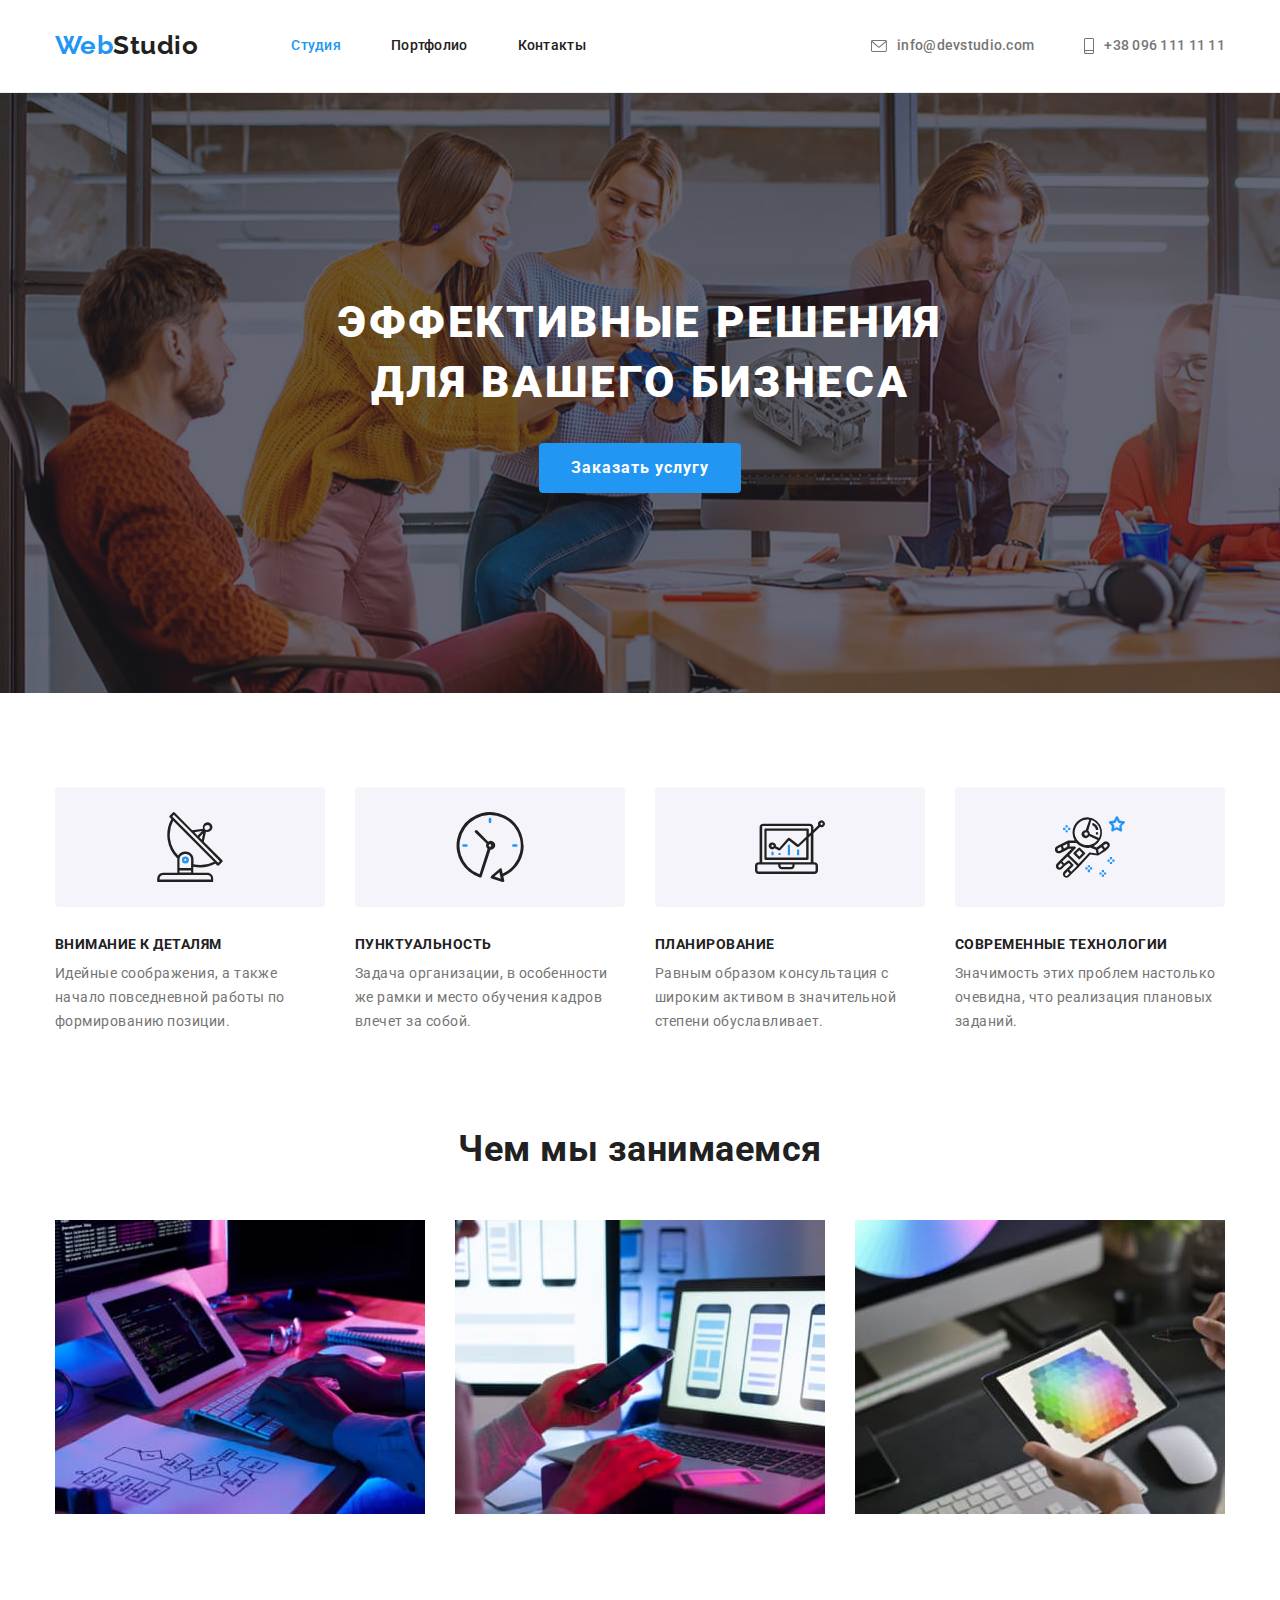
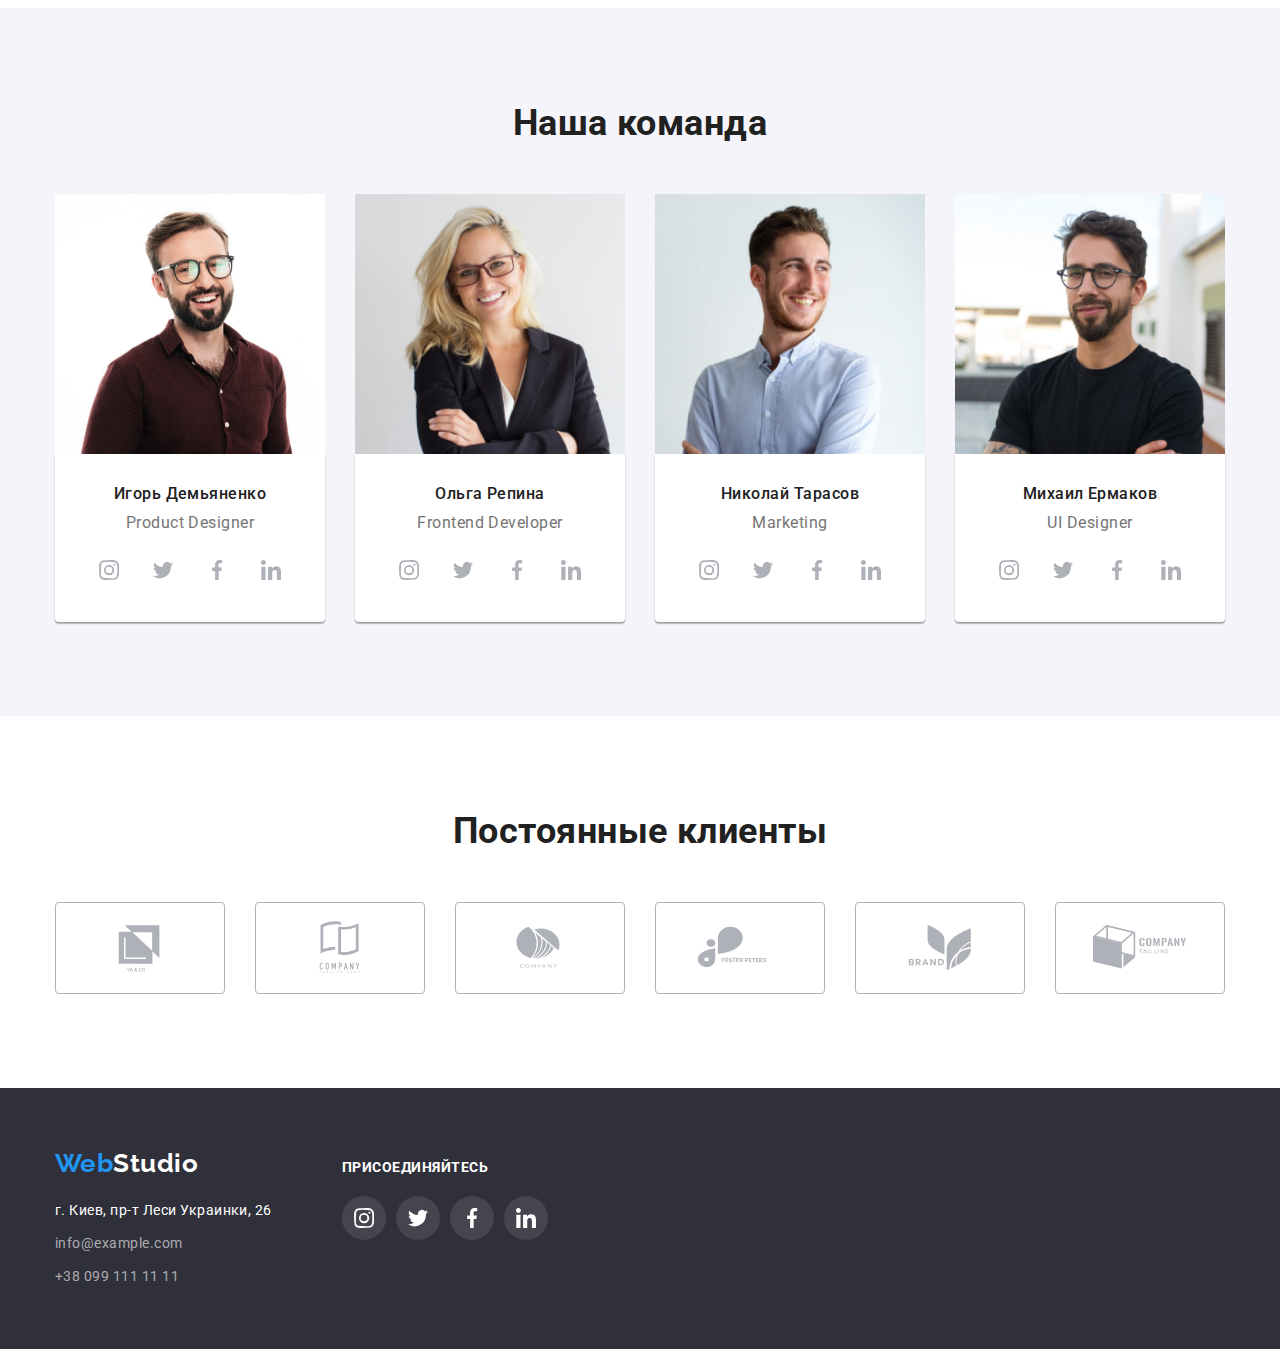
<file: index.html>
<!DOCTYPE html>
<html lang="ru">

<head>
    <meta charset="UTF-8">
    <meta http-equiv="X-UA-Compatible" content="IE=edge">
    <meta name="viewport" content="width=device-width, initial-scale=1.0">
    <title>Студия</title>
    <link
        href="https://fonts.googleapis.com/css2?family=Raleway:wght@700&family=Roboto:wght@400;500;700;900&display=swap"
        rel="stylesheet">
    <link rel="stylesheet"
        href="https://cdnjs.cloudflare.com/ajax/libs/modern-normalize/1.0.0/modern-normalize.min.css">
    <link rel="stylesheet" href="./css/styles.css">
</head>

<body>
    <header class="header">
        <div class="container page-header">
            <nav class="site-nav">
                <a href="./index.html" class="header-logo link"><span class="web">Web</span>Studio</a>
                <ul class="list nav">
                    <li>
                        <a href="" class="link current">Студия</a>
                    </li>
                    <li class="plink">
                        <a href="./portfolio.html" class="link">Портфолио</a>
                    </li>
                    <li>
                        <a href="" class="link">Контакты</a>
                    </li>
                </ul>
            </nav>
            <ul class="list auth-nav">
                <li>
                    <a href="mailto:info@devstudio.com" class="link svg-p">
                        <svg class="envelope" width="16" height="12">
                            <use href="./images/icons.svg#icon-envelope"></use>
                        </svg>
                        <p>info@devstudio.com</p>
                    </a>
                </li>
                <li>
                    <a href="tel:+380961111111" class="link tlink svg-p">
                        <svg class="smartphone" width="10" height="16">
                            <use href="./images/icons.svg#icon-smartphone"></use>
                        </svg>
                        <p class="tel">+38 096 111 11 11</p>
                    </a>
                </li>
            </ul>
        </div>
    </header>

    <main>
        <section class="hero">
            <div class="container">
                <h1 class="hero-title">Эффективные решения для вашего бизнеса</h1>
                <button type="button" class="hero-button">Заказать услугу</button>
            </div>
        </section>
        <section class="quality">
            <div class="container">
                <h2 class="hidden">Качества нашей команды</h2>
                <ul class="list quality-items">
                    <li class="item">
                        <div class="box">
                            <svg class="icon-box" width="70" height="70">
                                <use href="./images/icons.svg#icon-antenna"></use>
                            </svg>
                        </div>
                        <h3 class="quality-title">Внимание к деталям</h3>
                        <p class="quality-text">Идейные соображения, а также начало повседневной работы по формированию
                            позиции.
                        </p>
                    </li>
                    <li class="item">
                        <div class="box">
                            <svg class="icon-box" width="70" height="70">
                                <use href="./images/icons.svg#icon-clock"></use>
                            </svg>
                        </div>
                        <h3 class="quality-title">Пунктуальность</h3>
                        <p class="quality-text">Задача организации, в особенности же рамки и место обучения кадров
                            влечет за
                            собой.</p>
                    </li>
                    <li class="item">
                        <div class="box">
                            <svg class="icon-box" width="70" height="70">
                                <use href="./images/icons.svg#icon-diagram"></use>
                            </svg>
                        </div>
                        <h3 class="quality-title">Планирование</h3>
                        <p class="quality-text">Равным образом консультация с широким активом в значительной степени
                            обуславливает.</p>
                    </li>
                    <li class="item">
                        <div class="box">
                            <svg class="icon-box" width="70" height="70">
                                <use href="./images/icons.svg#icon-astronaut"></use>
                            </svg>
                        </div>
                        <h3 class="quality-title">Современные технологии</h3>
                        <p class="quality-text">Значимость этих проблем настолько очевидна, что реализация плановых
                            заданий.
                        </p>
                    </li>
                </ul>
            </div>
        </section>
        <section class="work">
            <div class="container">
                <h2 class="title">Чем мы занимаемся</h2>
                <ul class="list work-items">
                    <li class="item">
                        <img src="./images/box1.jpg" alt="Рабочее место разработчика проекта" width="370" height="294">
                    </li>
                    <li class="item">
                        <img src="./images/box2.jpg" alt="Рабочее место проектного менеджера" width="370" height="294">
                    </li>
                    <li class="item">
                        <img src="./images/box3.jpg" alt="Рабочее место дизайнера" width="370" height="294">
                    </li>
                </ul>
            </div>
        </section>
        <section class="team">
            <div class="container">
                <h2 class="title">Наша команда</h2>
                <ul class="list team-items">
                    <li class="item">
                        <img src="./images/img1.jpg" alt="Игорь Демьяненко" width="270" height="260">
                        <div class="sign">
                            <h3 class="team-title">Игорь Демьяненко</h3>
                            <p lang="en" class="team-text">Product Designer</p>
                            <ul class="list social-networks">
                                <li class="social">
                                    <a href="" class="social-link">
                                        <svg class="network" width="20" height="20">
                                            <use href="./images/icons.svg#icon-instagram-g"></use>
                                        </svg>
                                    </a>
                                </li>
                                <li class="social">
                                    <a href="" class="social-link">
                                        <svg class="network" width="20" height="20">
                                            <use href="./images/icons.svg#icon-twitter-g"></use>
                                        </svg>
                                    </a>
                                </li>
                                <li class="social">
                                    <a href="" class="social-link">
                                        <svg class="network" width="20" height="20">
                                            <use href="./images/icons.svg#icon-facebook-g"></use>
                                        </svg>
                                    </a>
                                </li>
                                <li class="social">
                                    <a href="" class="social-link">
                                        <svg class="network" width="20" height="20">
                                            <use href="./images/icons.svg#icon-linkedin-g"></use>
                                        </svg>
                                    </a>
                                </li>
                            </ul>
                        </div>
                    </li>
                    <li class="item">
                        <img src="./images/img2.jpg" alt="Ольга Репина" width="270" height="260">
                        <div class="sign">
                            <h3 class="team-title">Ольга Репина</h3>
                            <p lang="en" class="team-text">Frontend Developer</p>
                            <ul class="list social-networks">
                                <li class="social">
                                    <a href="" class="social-link">
                                        <svg class="network" width="20" height="20">
                                            <use href="./images/icons.svg#icon-instagram-g"></use>
                                        </svg>
                                    </a>
                                </li>
                                <li class="social">
                                    <a href="" class="social-link">
                                        <svg class="network" width="20" height="20">
                                            <use href="./images/icons.svg#icon-twitter-g"></use>
                                        </svg>
                                    </a>
                                </li>
                                <li class="social">
                                    <a href="" class="social-link">
                                        <svg class="network" width="20" height="20">
                                            <use href="./images/icons.svg#icon-facebook-g"></use>
                                        </svg>
                                    </a>
                                </li>
                                <li class="social">
                                    <a href="" class="social-link">
                                        <svg class="network" width="20" height="20">
                                            <use href="./images/icons.svg#icon-linkedin-g"></use>
                                        </svg>
                                    </a>
                                </li>
                            </ul>
                        </div>
                    </li>
                    <li class="item">
                        <img src="./images/img3.jpg" alt="Николай Тарасов" width="270" height="260">
                        <div class="sign">
                            <h3 class="team-title">Николай Тарасов</h3>
                            <p lang="en" class="team-text">Marketing</p>
                            <ul class="list social-networks">
                                <li class="social">
                                    <a href="" class="social-link">
                                        <svg class="network" width="20" height="20">
                                            <use href="./images/icons.svg#icon-instagram-g"></use>
                                        </svg>
                                    </a>
                                </li>
                                <li class="social">
                                    <a href="" class="social-link">
                                        <svg class="network" width="20" height="20">
                                            <use href="./images/icons.svg#icon-twitter-g"></use>
                                        </svg>
                                    </a>
                                </li>
                                <li class="social">
                                    <a href="" class="social-link">
                                        <svg class="network" width="20" height="20">
                                            <use href="./images/icons.svg#icon-facebook-g"></use>
                                        </svg>
                                    </a>
                                </li>
                                <li class="social">
                                    <a href="" class="social-link">
                                        <svg class="network" width="20" height="20">
                                            <use href="./images/icons.svg#icon-linkedin-g"></use>
                                        </svg>
                                    </a>
                                </li>
                            </ul>
                        </div>
                    </li>
                    <li class="item">
                        <img src="./images/img4.jpg" alt="Михаил Ермаков" width="270" height="260">
                        <div class="sign">
                            <h3 class="team-title">Михаил Ермаков</h3>
                            <p lang="en" class="team-text">UI Designer</p>
                            <ul class="list social-networks">
                                <li class="social">
                                    <a href="" class="social-link">
                                        <svg class="network" width="20" height="20">
                                            <use href="./images/icons.svg#icon-instagram-g"></use>
                                        </svg>
                                    </a>
                                </li>
                                <li class="social">
                                    <a href="" class="social-link">
                                        <svg class="network" width="20" height="20">
                                            <use href="./images/icons.svg#icon-twitter-g"></use>
                                        </svg>
                                    </a>
                                </li>
                                <li class="social">
                                    <a href="" class="social-link">
                                        <svg class="network" width="20" height="20">
                                            <use href="./images/icons.svg#icon-facebook-g"></use>
                                        </svg>
                                    </a>
                                </li>
                                <li class="social">
                                    <a href="" class="social-link">
                                        <svg class="network" width="20" height="20">
                                            <use href="./images/icons.svg#icon-linkedin-g"></use>
                                        </svg>
                                    </a>
                                </li>
                            </ul>
                        </div>
                    </li>
                </ul>
            </div>
        </section>
        <section class="clients">
            <div class="container">
                <h2 class="title">Постоянные клиенты</h2>
                <ul class="list company">
                    <li class="company-logo">
                        <a href="" class="company-link">
                            <svg class="company-item" width="106" height="60">
                                <use href="./images/icons.svg#icon-yaco"></use>
                            </svg>
                        </a>
                    </li>

                    <li class="company-logo">
                        <a href="" class="company-link">
                            <svg class="company-item" width="106" height="60">
                                <use href="./images/icons.svg#icon-tagline-here"></use>
                            </svg>
                        </a>
                    </li>

                    <li class="company-logo">
                        <a href="" class="company-link">
                            <svg class="company-item" width="106" height="60">
                                <use href="./images/icons.svg#icon-company"></use>
                            </svg>
                        </a>
                    </li>

                    <li class="company-logo">
                        <a href="" class="company-link">
                            <svg class="company-item" width="106" height="60">
                                <use href="./images/icons.svg#icon-foster-peters"></use>
                            </svg>
                        </a>
                    </li>

                    <li class="company-logo">
                        <a href="" class="company-link">
                            <svg class="company-item" width="106" height="60">
                                <use href="./images/icons.svg#icon-brand"></use>
                            </svg>
                        </a>
                    </li>

                    <li class="company-logo">
                        <a href="" class="company-link">
                            <svg class="company-item" width="106" height="60">
                                <use href="./images/icons.svg#icon-tag-line"></use>
                            </svg>
                        </a>
                    </li>
                </ul>
            </div>
        </section>
    </main>

    <footer class="footer">
        <div class="container page-footer">
            <div class="footer-item">
                <a href="./index.html" class="footer-logo link"><span class="web">Web</span>Studio</a>
                <address class="address">
                    г. Киев, пр-т Леси Украинки, 26 <br />
                    <a href="mailto:info@example.com" class="footer-link link">info@example.com</a><br />
                    <a href="tel:+380991111111" class="footer-link link">+38 099 111 11 11</a>
                </address>
            </div>
        
            <div class="footer-item second">
                <h3 class="footer-title">Присоединяйтесь</h3>
                <ul class="list footer-networks">
                    <li class="footer-social">
                        <a href="" class="footer-social-link">
                            <svg class="footer-network" width="20" height="20">
                                <use href="./images/icons.svg#icon-instagram-g"></use>
                            </svg>
                        </a>
                    </li>
                    <li class="footer-social">
                        <a href="" class="footer-social-link">
                            <svg class="footer-network" width="20" height="20">
                                <use href="./images/icons.svg#icon-twitter-g"></use>
                            </svg>
                        </a>
                    </li>
                    <li class="footer-social">
                        <a href="" class="footer-social-link">
                            <svg class="footer-network" width="20" height="20">
                                <use href="./images/icons.svg#icon-facebook-g"></use>
                            </svg>
                        </a>
                    </li>
                    <li class="footer-social">
                        <a href="" class="footer-social-link">
                            <svg class="footer-network" width="20" height="20">
                                <use href="./images/icons.svg#icon-linkedin-g"></use>
                            </svg>
                        </a>
                    </li>
                </ul>
            </div>
        </div>
    </footer>
</body>

</html>
</file>
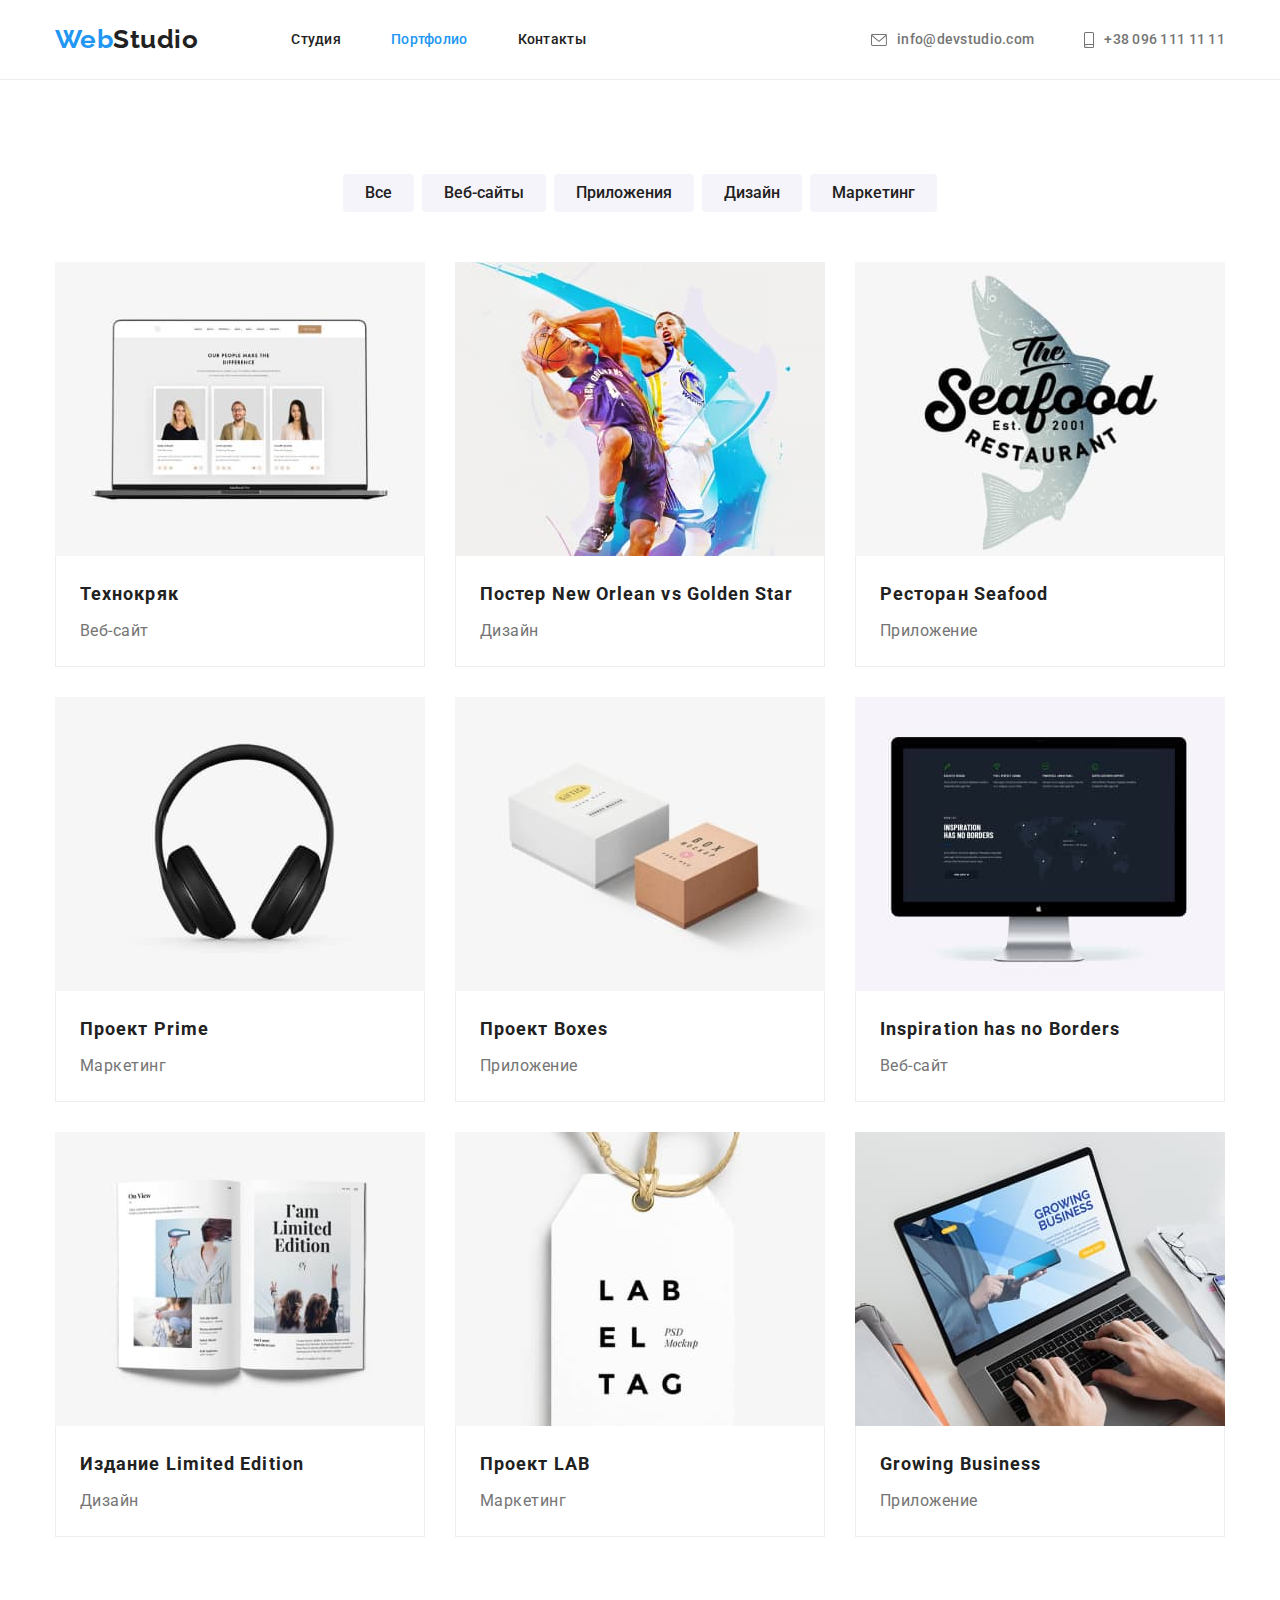
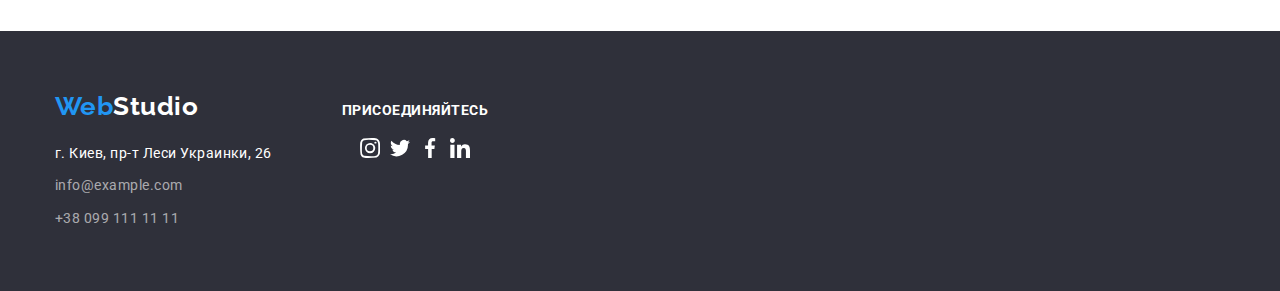
<file: portfolio.html>
<!DOCTYPE html>
<html lang="ru">

<head>
  <meta charset="UTF-8">
  <meta http-equiv="X-UA-Compatible" content="IE=edge">
  <meta name="viewport" content="width=device-width, initial-scale=1.0">
  <title>Портфолио</title>
  <link href="https://fonts.googleapis.com/css2?family=Raleway:wght@700&family=Roboto:wght@400;500;700;900&display=swap"
    rel="stylesheet">
  <link rel="stylesheet" href="https://cdnjs.cloudflare.com/ajax/libs/modern-normalize/1.0.0/modern-normalize.min.css">
  <link rel="stylesheet" href="./css/styles.css">
</head>

<body>
  <header class="header">
    <div class="container page-header">
      <nav class="site-nav">
        <a href="./index.html" class="header-logo link"><span class="web">Web</span>Studio</a>
        <ul class="list nav">
          <li>
            <a href="./index.html" class="link">Студия</a>
          </li>
          <li class="plink">
            <a href="" class="link current">Портфолио</a>
          </li>
          <li>
            <a href="" class="link">Контакты</a>
          </li>
        </ul>
      </nav>
      <ul class="list auth-nav">
                <li>
                    <a href="mailto:info@devstudio.com" class="link svg-p">
                        <svg class="envelope" width="16" height="12">
                            <use href="./images/icons.svg#icon-envelope"></use>
                        </svg>
                        <p class="mail">info@devstudio.com</p>
                    </a>
                </li>
                <li>
                    <a href="tel:+380961111111" class="link tlink svg-p">
                        <svg class="smartphone" width="10" height="16">
                            <use href="./images/icons.svg#icon-smartphone"></use>
                        </svg>
                        <p class="tel">+38 096 111 11 11</p>
                    </a>
                </li>
       </ul>
    </div>
  </header>

  <main>
      <h1 class="hidden">Наши проекты</h1>
      <section class="projects">
        <div class="container">
          <ul class="list projects-items">
            <li class="item">
              <button type="button" class="projects-button">Все</button>
            </li>
            <li class="item">
              <button type="button" class="projects-button">Веб-сайты</button>
            </li>
            <li class="item">
              <button type="button" class="projects-button">Приложения</button>
            </li>
            <li class="item">
              <button type="button" class="projects-button">Дизайн</button>
            </li>
            <li class="item">
              <button type="button" class="projects-button">Маркетинг</button>
            </li>
          </ul>
          <ul class="list projects-cards">
            <li class="card">
              <img src="./images/img5.jpg" alt="ноутбук с сайтом выбора резюме" width="370" height="294">
              <div class="card-border">
                <h2 class="projects-title">Технокряк</h2>
                <p class="projects-text">Веб-сайт</p>
              </div>
            </li>
            <li class="card">
              <img src="./images/img6.jpg" alt="баскетболисты" width="370" height="294">
              <div class="card-border">
                <h2 class="projects-title">Постер New Orlean vs Golden Star</h2>
                <p class="projects-text">Дизайн</p>
              </div>
            </li>
            <li class="card">
              <img src="./images/img7.jpg" alt="логотип ресторана" width="370" height="294">
              <div class="card-border">
                <h2 class="projects-title">Ресторан Seafood</h2>
                <p class="projects-text">Приложение</p>
              </div>
            </li>
            <li class="card">
              <img src="./images/img8.jpg" alt="беспроводные наушники" width="370" height="294">
              <div class="card-border">
                <h2 class="projects-title">Проект Prime</h2>
                <p class="projects-text">Маркетинг</p>
              </div>
            </li>
            <li class="card">
              <img src="./images/img9.jpg" alt="две коробки" width="370" height="294">
              <div class="card-border">
                <h2 class="projects-title">Проект Boxes</h2>
                <p class="projects-text">Приложение</p>
              </div>
            </li>
            <li class="card">
              <img src="./images/img10.jpg" alt="монитор" width="370" height="294">
              <div class="card-border">
                <h2 class="projects-title">Inspiration has no Borders</h2>
                <p class="projects-text">Веб-сайт</p>
              </div>
            </li>
            <li class="card">
              <img src="./images/img11.jpg" alt="открытая книга" width="370" height="294">
              <div class="card-border">
                <h2 class="projects-title">Издание Limited Edition</h2>
                <p class="projects-text">Дизайн</p>
              </div>
            </li>
            <li class="card">
              <img src="./images/img12.jpg" alt="бирка" width="370" height="294">
              <div class="card-border">
                <h2 class="projects-title">Проект LAB</h2>
                <p class="projects-text">Маркетинг</p>
              </div>
            </li>
            <li class="card">
              <img src="./images/img13.jpg" alt="мужчина работает за ноутбуком" width="370" height="294">
              <div class="card-border">
                <h2 class="projects-title">Growing Business</h2>
                <p class="projects-text">Приложение</p>
              </div>
            </li>
          </ul>
        </div>
      </section>
   
  </main>

  <footer class="footer">
    <div class="container page-footer">
      <div class="footer-item">
        <a href="./index.html" class="footer-logo link"><span class="web">Web</span>Studio</a>
        <address class="address">
          г. Киев, пр-т Леси Украинки, 26 <br />
          <a href="mailto:info@example.com" class="footer-link link">info@example.com</a><br />
          <a href="tel:+380991111111" class="footer-link link">+38 099 111 11 11</a>
        </address>
      </div>
  
      <div class="footer-item second">
        <h3 class="footer-title">Присоединяйтесь</h3>
        <ul class="list footer-networks">
          <li class="footer-social">
            <svg class="footer-network" width="20" height="20">
              <use href="./images/icons.svg#icon-instagram-g"></use>
            </svg>
          </li>
          <li class="footer-social">
            <svg class="footer-network" width="20" height="20">
              <use href="./images/icons.svg#icon-twitter-g"></use>
            </svg>
          </li>
          <li class="footer-social">
            <svg class="footer-network" width="20" height="20">
              <use href="./images/icons.svg#icon-facebook-g"></use>
            </svg>
          </li>
          <li class="footer-social">
            <svg class="footer-network" width="20" height="20">
              <use href="./images/icons.svg#icon-linkedin-g"></use>
            </svg>
          </li>
        </ul>
      </div>
    </div>
  </footer>
</body>

</html>
</file>
<file: css/styles.css>
/* основной цвет текста #212121; */
/* вторичный цвет текста #757575; */
/* цвет акцента #2196F3; */
/* Белый #FFFFFF; */
/* Черный для лого #000000; */
/* Белый с прозрачностью rgba(255, 255, 255, 0.6); */

/* цвет фона в хедере #FFFFFF; */
/* цвет фона героя и футера #2F303A; */
/* цвет фона главный #E5E5E5; */
/* цвет фона вторичный #F5F4FA; */

:root {
  --primary-text-color: #212121;
  --secondary-text-color: #757575;
  --accent-text-color: #2196f3;
  --white-text-color: #ffffff;
  --logo-text-color: #000000;
  --white06-text-color: rgba(255, 255, 255, 0.6);
  --bgc-hero-footer: #2f303a;
  --card-gap: 30px;
}

body {
  background-color: var(--white-text-color);
  color: var(--secondary-text-color);

  font-family: Roboto, sans-serif;
  letter-spacing: 0.03em;
}

.list {
  list-style: none;
  margin: 0;
  padding: 0;
}

.link {
  text-decoration: none;
}

.hidden {
  display: none;
}

.container {
  margin-left: auto;
  margin-right: auto;
  padding-left: 15px;
  padding-right: 15px;
  width: 1200px;
}

/* ---------------Header--------------- */
/* ---------------Logo--------------- */
.header{
  padding-top: 24px;
  padding-bottom: 24px;

  border-bottom: 1px solid #ECECEC;
}

.header-logo {
  margin-right: 93px;

  color: var(--logo-text-color);

  font-family: Raleway, sans-serif;
  font-style: normal;
  font-weight: 700;
  font-size: 26px;
  line-height: 1.2;
}

.web {
  color: var(--accent-text-color);
}

/* ---------------Site-nav--------------- */
.site-nav .link {
  color: var(--primary-text-color);
}

.site-nav .link.current {
  color: var(--accent-text-color);
}

.site-nav .link:hover,
.site-nav .link:focus,
.auth-nav .link:hover,
.auth-nav .link:focus {
  color: var(--accent-text-color);
}

.nav {
  display: flex;
}

.plink {
  margin-right: 50px;
  margin-left: 50px;
}

.site-nav {
  display: flex;
  align-items: center;
}

.page-header {
  display: flex;
  justify-content: space-between;
  align-items: center;
}

/* ---------------Auth-nav--------------- */
.auth-nav {
  display: flex;
  justify-content: center;
  align-items: center;
}

.tlink {
  margin-left: 50px;
}

.auth-nav .link {
  color: inherit;
}

.nav,
.auth-nav {
  font-style: normal;
  font-weight: 500;
  font-size: 14px;
  line-height: 1.14;
  letter-spacing: 0.02em;
}

.svg-p {
  display: flex;
  justify-content: center;
  align-items: center;
}

.mail,
.tel {
  margin: 0;
}

.envelope {
  margin-right: 10px;

  fill: var(--secondary-text-color);
}

.svg-p:hover .envelope,
.svg-p:focus .envelope{
  fill: var(--accent-text-color);
}

.smartphone {
  margin-right: 10px;

  fill: var(--secondary-text-color);
}

.svg-p:hover .smartphone,
.svg-p:focus .smartphone {
  fill: var(--accent-text-color);
}


/* ---------------Hero--------------- */
.hero {
  margin: 0 auto;
  padding-top: 200px;
  padding-bottom: 200px;
  max-width: 1600px;

  background-image: linear-gradient(to right, 
                    rgba(47, 48, 58, 0.4), 
                    rgba(47, 48, 58, 0.4)),
                    url('../images/hero.svg')
  
}

.hero-title {
  margin: 0 auto 30px auto;
  width: 696px;

  color: var(--white-text-color);

  text-align: center;
  font-style: normal;
  font-weight: 900;
  font-size: 44px;
  line-height: 1.36;
  text-align: center;
  letter-spacing: 0.06em;
  text-transform: uppercase;
}

.hero-button {
  margin: 0 auto;
  padding: 10px 32px;
  border-radius: 4px;
  border: 0;

  color: var(--white-text-color);
  background-color: var(--accent-text-color);

  cursor: pointer;

  font-family: Roboto, sans-serif;
  font-style: normal;
  font-weight: 700;
  font-size: 16px;
  line-height: 1.87;
  display: flex;
  align-items: center;
  text-align: center;
  letter-spacing: 0.06em;
}

/* ---------------Quality--------------- */

.quality-title {
  margin-top: 0;
  margin-bottom: 10px;

  color: var(--primary-text-color);

  font-style: normal;
  font-weight: 700;
  font-size: 14px;
  line-height: 1.14;
  text-transform: uppercase;
}

.quality-text {
  margin-top: 0;
  margin-bottom: 0;

  font-size: 14px;
  line-height: 1.7;
}

.quality {
  padding-top: 94px;
  padding-bottom: 94px;
}

.quality-items {
  display: flex;
}

.quality-items > .item{
  width: 270px;
}

.quality-items .item + .item {
  margin-left: 30px;
}

.box{
  display: flex;
  justify-content: center;
  align-items: center;
  margin-bottom: 30px;
  width: 270px;
  height: 120px;

  background-color: #F5F4FA;
  border-radius: 4px;
}

/* ---------------Work--------------- */
.title {
  margin-top: 0;
  margin-bottom: 50px;

  color: var(--primary-text-color);

  font-style: normal;
  font-weight: 700;
  font-size: 36px;
  line-height: 1.17;
  text-align: center;
}

.work{
  padding-bottom: 94px;
}

.work-items {
  display: flex;
}

.work-items .item+.item {
  margin-left: 30px;
}

/* ---------------Team--------------- */
.team {
  padding-top: 94px;
  padding-bottom: 94px;

  background-color: #F5F4FA;
}

.sign{
  padding-top: 30px;
  padding-bottom: 30px;

  background-color: #fff;
  border-radius: 0px 0px 4px 4px;
  box-shadow: 0px 1px 3px rgba(0, 0, 0, 0.12),
              0px 1px 1px rgba(0, 0, 0, 0.14),
              0px 2px 1px rgba(0, 0, 0, 0.2);
}

.team-title {
  margin-top: 0;
  margin-bottom: 10px;

  color: var(--primary-text-color);

  font-style: normal;
  font-weight: 500;
  font-size: 16px;
  line-height: 1.19;
  text-align: center;
}

.team-text {
  margin-top: 0;
  margin-bottom: 0px;

  font-size: 16px;
  line-height: 1.19;
  text-align: center;
}

.team-items {
  display: flex;
}

.team-items .item + .item {
  margin-left: 30px;
}


.social-networks{
  display: flex;
  justify-content: center;
  align-items: center;
  margin-left: auto;
  margin-right: auto;
  margin-top: 16px;
}

.social-link{
  display: flex;
  justify-content: center;
  align-items: center;
  width: 44px;
  height: 44px;

  background-color: var(--white-text-color);
  border-radius: 50%;
}

.network{
  margin: 12px;

  fill: #AFB1B8;
}

.social-link:hover,
.social-link:focus{
background-color: var(--accent-text-color);
}

.social-link:hover .network,
.social-link:focus .network {
  fill: #fff;
}

.social-networks > .social:not(:first-child) {
  margin-left: 10px;
}

/* ---------------Clients--------------- */
.clients{
  padding-top: 94px;
  padding-bottom: 94px;
}
.company{
  display: flex;
  margin-right: calc(-1 * var(--card-gap)); 
}

.company .company-link{
  display: flex;
  justify-content: center;
  align-items: center;
  width: 170px;
  height: 92px;
  flex-basis: calc(100% / 6 - var(--card-gap));
  margin-right: var(--card-gap);

  border: 1px solid #AFB1B8;
  border-radius: 4px;
}

.company-item{
  fill: #afb1b8;
}

.company-link:hover,
.company-link:focus {
  border: 1px solid #2196F3;
}

.company-link:hover .company-item,
.company-link:focus .company-item {
  fill: var(--accent-text-color);
}

/* ---------------Footer--------------- */
.footer {
  padding-top: 60px;
  padding-bottom: 60px;

  background-color: var(--bgc-hero-footer);
}

.footer-logo:hover,
.footer-logo:focus {
  color: var(--accent-text-color);
}

.address {

  color: var(--white-text-color);

  font-style: normal;
  font-weight: 400;
  font-size: 14px;
  line-height: 1.7;
}

.footer-logo {
  display: inline-block;
  margin-bottom: 20px;

  color: var(--white-text-color);

  font-family: Raleway, sans-serif;
  font-style: normal;
  font-weight: 700;
  font-size: 26px;
  line-height: 1.2;
}

.footer-link {
  display: inline-block;
  margin-top: 9px;
  margin-bottom: 0;
}

.address .footer-link {
  color: var(--white06-text-color);
}

.footer-link:hover,
.footer-link:focus {
  color: var(--accent-text-color);
}
.page-footer{
  display: flex;

}

.second{
  padding-top: 12px;
  padding-bottom: 40px;
}

.footer-title{
  margin: 0;
  margin-bottom: 20px;

  color: #FFFFFF;

  font-style: normal;
  font-weight: 700;
  font-size: 14px;
  line-height: 1.14;
  text-transform: uppercase;
}

.footer-item + .footer-item{
  margin-left: 70px;
}

.footer-networks{
  display: flex;
  justify-content: center;
  align-items: center;
  margin-left: auto;
  margin-right: auto;
}

.footer-social + .footer-social{
  margin-left: 10px;
}

.footer-social-link{
  display: flex;
  justify-content: center;
  align-items: center;
  width: 44px;
  height: 44px;

  background-color: rgba(255, 255, 255, 0.1);
  border-radius: 50%;
}

.footer-social-link:hover,
.footer-social-link:focus{
  background-color: var(--accent-text-color);
}

.footer-network{
  fill: var(--white-text-color);
}


/* ---------------Projects--------------- */
.projects{
  padding-top: 94px;
  padding-bottom: 94px;
}

.projects-title {
  margin-top: 0;
  margin-bottom: 4px;
  padding-left: 24px;
  padding-right: 24px;

  color: var(--primary-text-color);

  font-style: normal;
  font-weight: 700;
  font-size: 18px;
  line-height: 2;
  letter-spacing: 0.06em;
}

.projects-items{
  display: flex;
  justify-content: center;
  margin-bottom: 50px;
}

.projects-button:hover,
.projects-button:focus {
  background-color: var(--accent-text-color);
  color: var(--white-text-color);
  box-shadow: 0px 3px 1px rgba(0, 0, 0, 0.1),
  0px 1px 2px rgba(0, 0, 0, 0.08),
  0px 2px 2px rgba(0, 0, 0, 0.12);
}

.projects-button {
  padding: 6px 22px;

  border-radius: 4px;
  border: 0;

  cursor: pointer;

  color: var(--primary-text-color);
  background-color: #F5F4FA;

  font-family: Roboto, sans-serif;
  font-style: normal;
  font-weight: 500;
  font-size: 16px;
  line-height: 1.6;
  text-align: center;
}

.projects-items > .item:not(:first-child) {
  margin-left: 8px;
}

.projects-text {
  margin: 0;
  padding-left: 24px;
  padding-right: 24px;

  font-size: 16px;
  line-height: 1.87;
}

.projects-cards{
  display: flex;
  flex-wrap: wrap;
  margin: 0;
  padding: 0;

  margin-right: calc(-1 * var(--card-gap));
  margin-bottom: calc(-1 * var(--card-gap));
}

.projects-cards .card{
  flex-basis: calc(100% / 3 - var(--card-gap));
  margin-right: var(--card-gap);
  margin-bottom: var(--card-gap);
}

.card-border{
  padding-top: 20px;
  padding-bottom: 20px;
  
  border: 1px solid #EEEEEE;
  border-top: none;
}

.card:hover,
.card:focus{
  box-shadow: 0px 1px 1px rgba(0, 0, 0, 0.12),
  0px 4px 4px rgba(0, 0, 0, 0.06),
  1px 4px 6px rgba(0, 0, 0, 0.16);
}

img {
  display: block;
  min-width: 100%;
}
</file>
